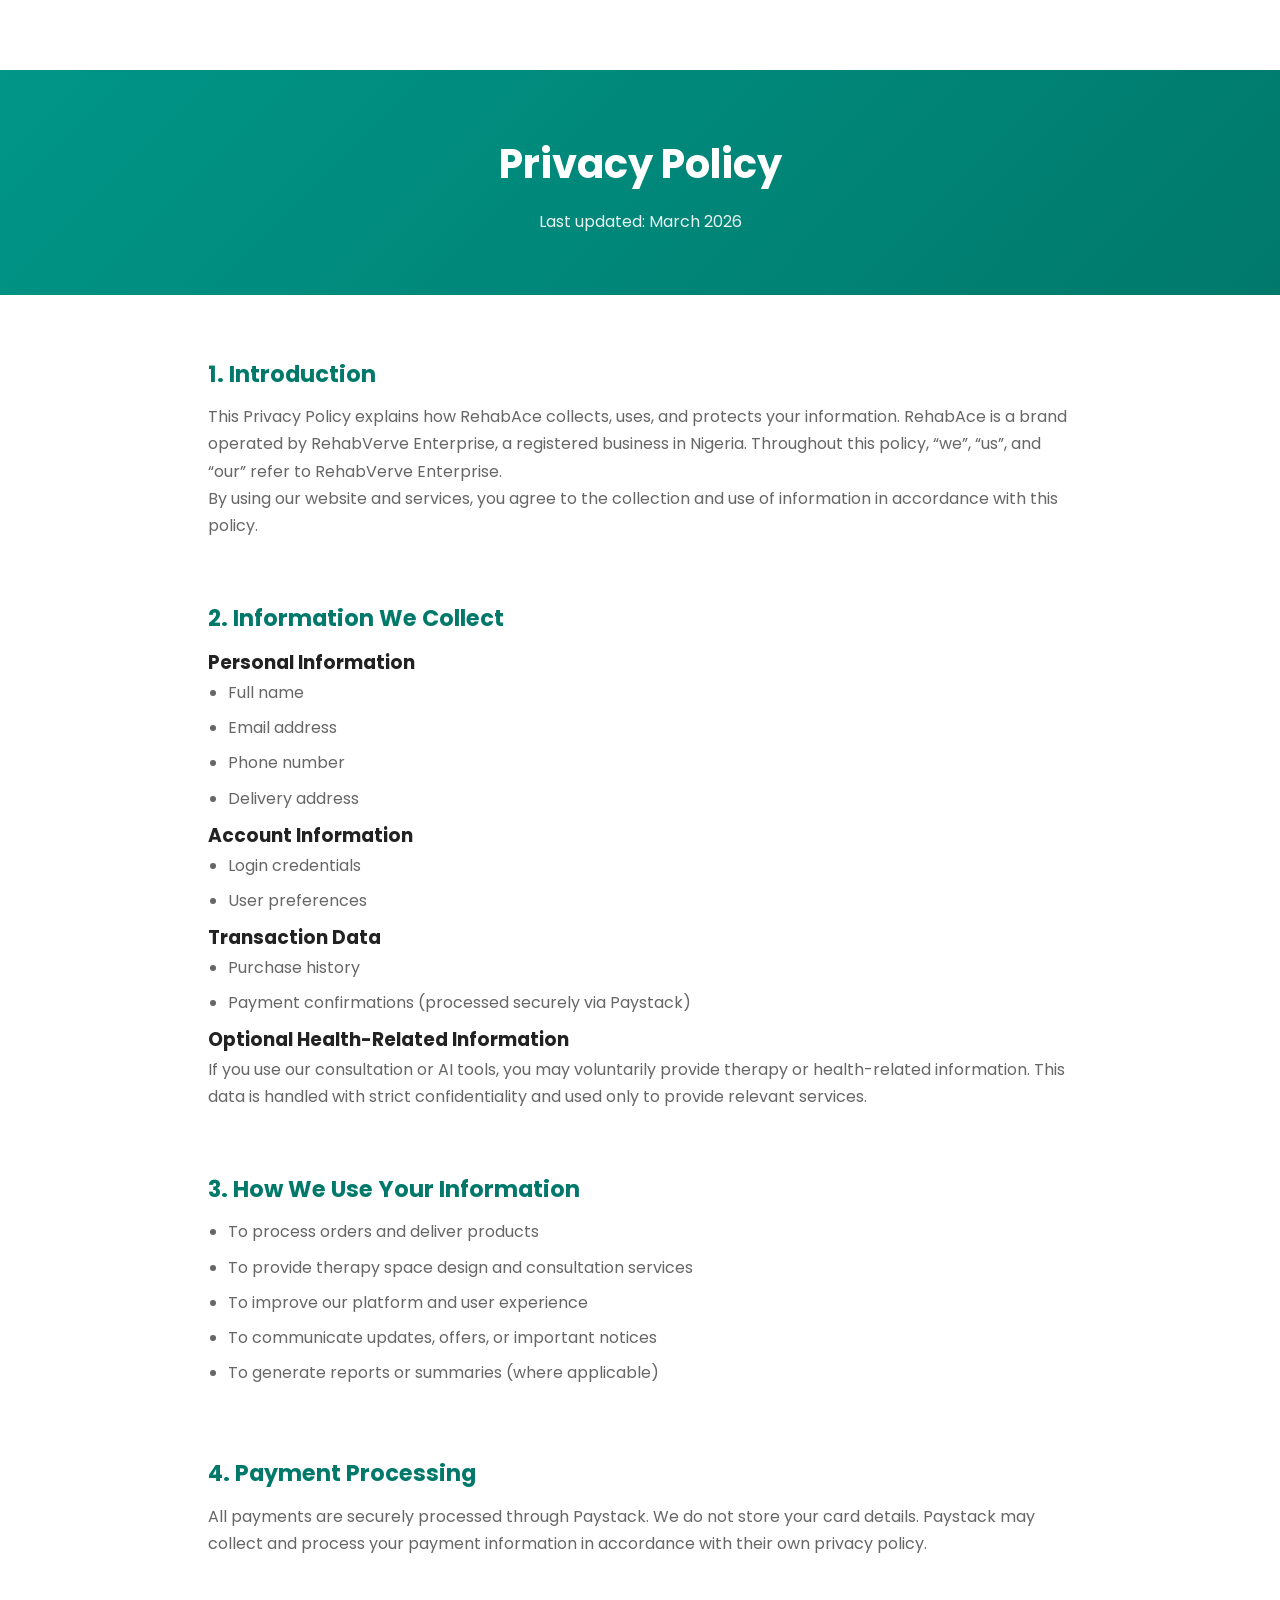
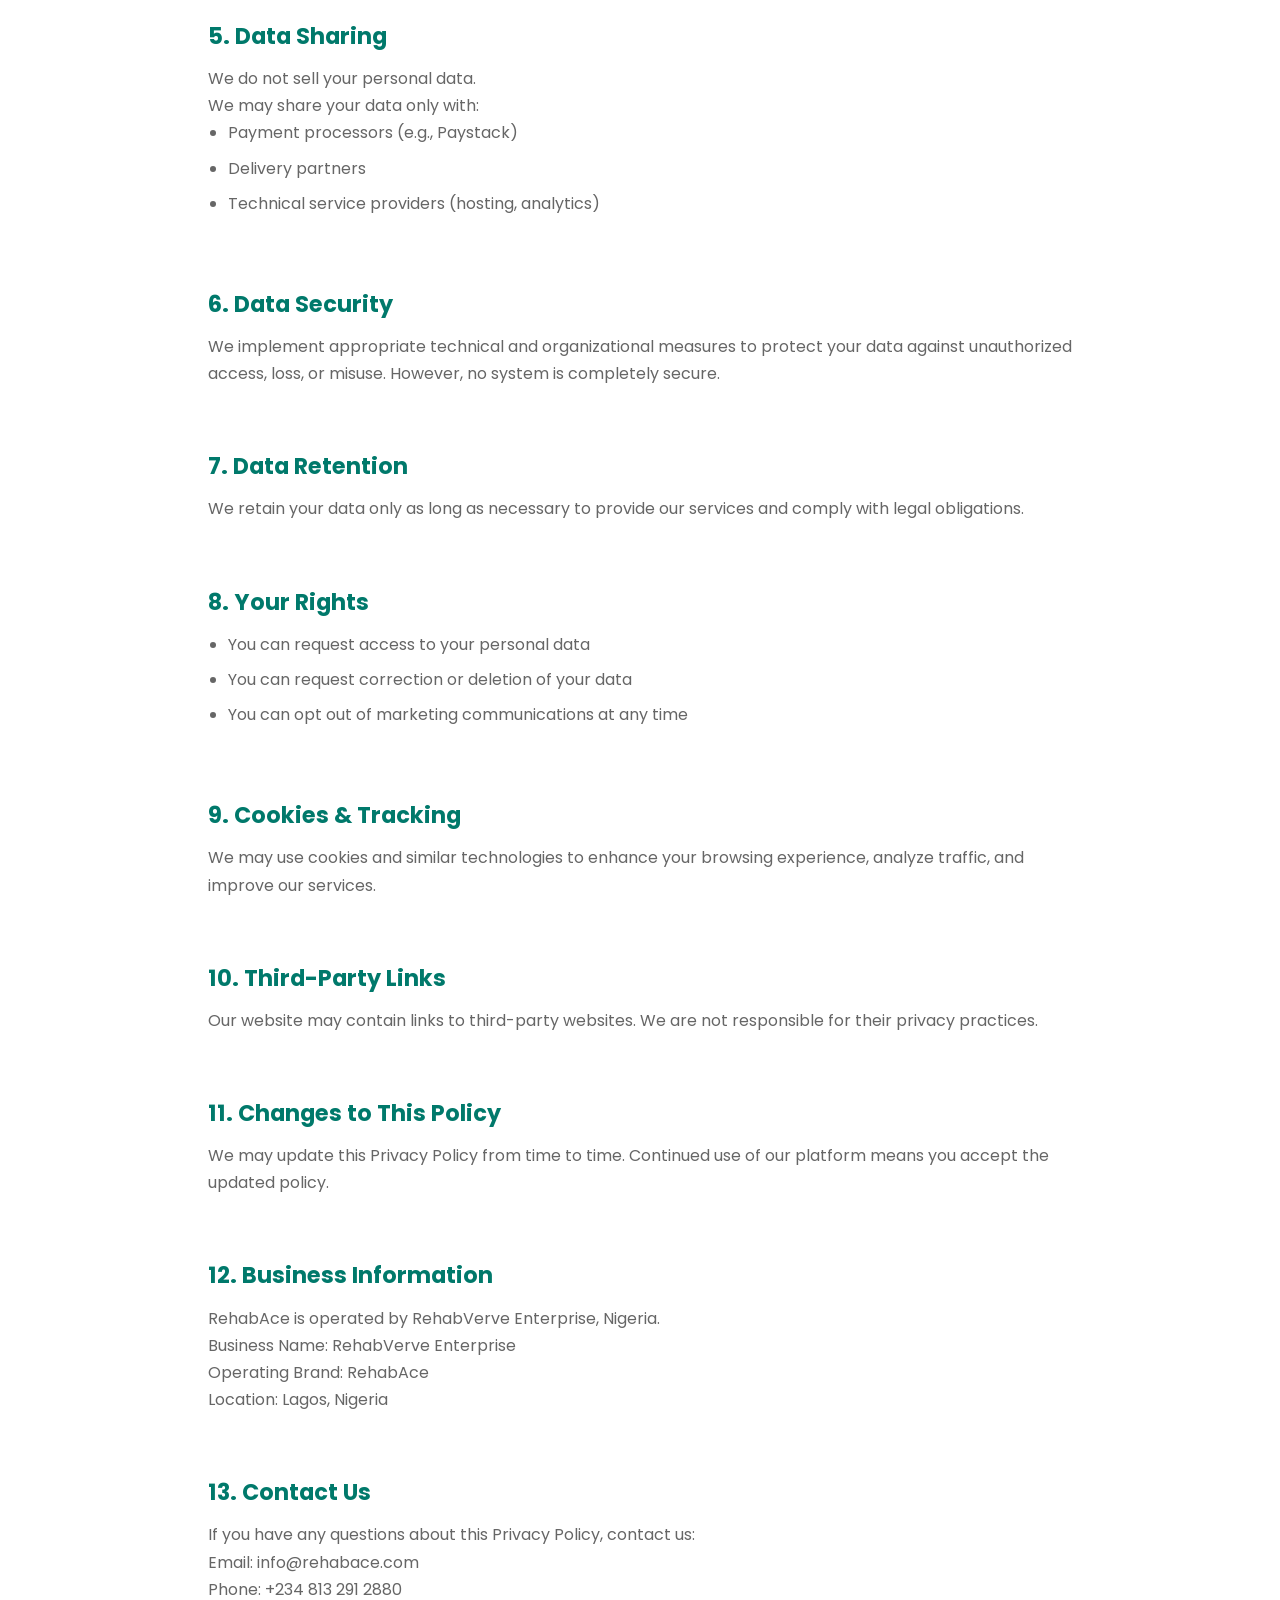
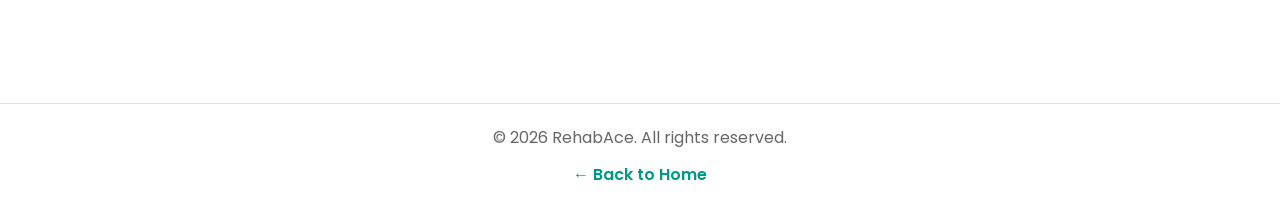
<file: privacy.html>
<!DOCTYPE html>
<html lang="en">
<head>
  <meta charset="UTF-8">
  <meta name="viewport" content="width=device-width, initial-scale=1.0">
  <title>Privacy Policy · RehabAce</title>

  <link rel="stylesheet" href="assets/css/home.css">
<link rel="stylesheet" href="assets/css/terms.css">
  <link href="https://fonts.googleapis.com/css2?family=Poppins:wght@300;400;600;700&display=swap" rel="stylesheet">
</head>
<body>

  <header class="terms-header">
    <div class="container">
      <h1>Privacy Policy</h1>
      <p>Last updated: March 2026</p>
    </div>
  </header>

  <main class="terms-container container">

    <section>
      <h2>1. Introduction</h2>
      <p>
        This Privacy Policy explains how RehabAce collects, uses, and protects your information.
        RehabAce is a brand operated by RehabVerve Enterprise, a registered business in Nigeria.
        Throughout this policy, “we”, “us”, and “our” refer to RehabVerve Enterprise.
      </p>
      <p>
        By using our website and services, you agree to the collection and use of information
        in accordance with this policy.
      </p>
    </section>

    <section>
      <h2>2. Information We Collect</h2>

      <h3>Personal Information</h3>
      <ul>
        <li>Full name</li>
        <li>Email address</li>
        <li>Phone number</li>
        <li>Delivery address</li>
      </ul>

      <h3>Account Information</h3>
      <ul>
        <li>Login credentials</li>
        <li>User preferences</li>
      </ul>

      <h3>Transaction Data</h3>
      <ul>
        <li>Purchase history</li>
        <li>Payment confirmations (processed securely via Paystack)</li>
      </ul>

      <h3>Optional Health-Related Information</h3>
      <p>
        If you use our consultation or AI tools, you may voluntarily provide therapy or health-related
        information. This data is handled with strict confidentiality and used only to provide
        relevant services.
      </p>
    </section>

    <section>
      <h2>3. How We Use Your Information</h2>
      <ul>
        <li>To process orders and deliver products</li>
        <li>To provide therapy space design and consultation services</li>
        <li>To improve our platform and user experience</li>
        <li>To communicate updates, offers, or important notices</li>
        <li>To generate reports or summaries (where applicable)</li>
      </ul>
    </section>

    <section>
      <h2>4. Payment Processing</h2>
      <p>
        All payments are securely processed through Paystack. We do not store your card details.
        Paystack may collect and process your payment information in accordance with their own privacy policy.
      </p>
    </section>

    <section>
      <h2>5. Data Sharing</h2>
      <p>We do not sell your personal data.</p>
      <p>We may share your data only with:</p>
      <ul>
        <li>Payment processors (e.g., Paystack)</li>
        <li>Delivery partners</li>
        <li>Technical service providers (hosting, analytics)</li>
      </ul>
    </section>

    <section>
      <h2>6. Data Security</h2>
      <p>
        We implement appropriate technical and organizational measures to protect your data
        against unauthorized access, loss, or misuse. However, no system is completely secure.
      </p>
    </section>

    <section>
      <h2>7. Data Retention</h2>
      <p>
        We retain your data only as long as necessary to provide our services and comply with
        legal obligations.
      </p>
    </section>

    <section>
      <h2>8. Your Rights</h2>
      <ul>
        <li>You can request access to your personal data</li>
        <li>You can request correction or deletion of your data</li>
        <li>You can opt out of marketing communications at any time</li>
      </ul>
    </section>

    <section>
      <h2>9. Cookies & Tracking</h2>
      <p>
        We may use cookies and similar technologies to enhance your browsing experience,
        analyze traffic, and improve our services.
      </p>
    </section>

    <section>
      <h2>10. Third-Party Links</h2>
      <p>
        Our website may contain links to third-party websites. We are not responsible
        for their privacy practices.
      </p>
    </section>

    <section>
      <h2>11. Changes to This Policy</h2>
      <p>
        We may update this Privacy Policy from time to time. Continued use of our platform
        means you accept the updated policy.
      </p>
    </section>

    <section>
      <h2>12. Business Information</h2>
      <p>
        RehabAce is operated by RehabVerve Enterprise, Nigeria.
      </p>
      <p>
        Business Name: RehabVerve Enterprise <br>
        Operating Brand: RehabAce <br>
        Location: Lagos, Nigeria
      </p>
    </section>

    <section>
      <h2>13. Contact Us</h2>
      <p>
        If you have any questions about this Privacy Policy, contact us:
      </p>
      <p>
        Email: info@rehabace.com <br>
        Phone: +234 813 291 2880
      </p>
    </section>

  </main>

  <footer class="terms-footer">
    <div class="container">
      <p>&copy; 2026 RehabAce. All rights reserved.</p>
      <a href="index.html">← Back to Home</a>
    </div>
  </footer>

</body>
</html>
</file>
<file: assets/css/home.css>
/* ==========================================================================
   REHABACE · master stylesheet (refactored & optimized)
   Mobile-first · modular · performant
   ========================================================================== */

/* --------------------------------------------------------------------------
   1. CSS VARIABLES (light & dark theme)
   -------------------------------------------------------------------------- */
:root {
  /* colors */
  --primary-color: #009688;
  --primary-dark: #00796b;
  --secondary-color: #f4f6f8;
  --bg-color: #ffffff;
  --text-main: #333333;
  --text-body: #2c3e50;
  --text-muted: #666666;
  --border-color: #e0e0e0;
  --card-bg: #ffffff;
  --shadow-sm: 0 12px 28px rgba(0,0,0,0.05), 0 2px 8px rgba(0,0,0,0.02);
  --shadow-md: 0 20px 40px rgba(0,150,136,0.15);
  --shadow-lg: 0 25px 50px -12px rgba(0,0,0,0.25);
  --radius-card: 20px;
  --radius-btn: 40px;
  --transition: all 0.25s ease;
  --transition-bounce: cubic-bezier(0.68, -0.55, 0.27, 1.55);
}

[data-theme="dark"] {
  --primary-color: #26a69a;
  --primary-dark: #00897b;
  --secondary-color: #1e1e1e;
  --bg-color: #121212;
  --text-main: #e0e0e0;
  --text-body: #d1d1d1;
  --text-muted: #a0a0a0;
  --border-color: #333333;
  --card-bg: #1e1e1e;
  --shadow-sm: 0 12px 28px rgba(0,0,0,0.5);
  --shadow-md: 0 20px 40px rgba(0,150,136,0.25);
}

/* --------------------------------------------------------------------------
   2. RESET & BASE STYLES (mobile-first)
   -------------------------------------------------------------------------- */
* {
  margin: 0;
  padding: 0;
  box-sizing: border-box;
}

/* global overflow protection (applied to body & containers, not all elements) */
body {
  font-family: 'Poppins', sans-serif;
  background: var(--bg-color);
  color: var(--text-body);
  line-height: 1.6;
  overflow-x: hidden;
  width: 100%;
  padding-top: 70px; /* fixed header height */
  scroll-behavior: smooth;
  transition: background 0.3s, color 0.3s;
  word-wrap: break-word;
  overflow-wrap: break-word;
  -webkit-hyphens: auto;
  -ms-hyphens: auto;
  hyphens: auto;
}

/* images & media – responsive by default */
img, video, iframe, embed, object {
  max-width: 100%;
  height: auto;
  display: block;
}

a {
    text-decoration: none;
}

/* container – max width & padding */
.container {
  max-width: 1280px;
  margin: 0 auto;
  padding: 0 20px;
  width: 100%;
  overflow-x: hidden;
}

/* sections base */
section {
  position: relative;
  overflow: hidden;
}

/* decorative section underline (subtle) */
section::after {
  content: '';
  position: absolute;
  bottom: 0;
  left: 0;
  width: 100%;
  height: 2px;
  background: linear-gradient(90deg, transparent, var(--primary-color), transparent);
  transform: scaleX(0);
  transition: transform 0.6s var(--transition-bounce);
  pointer-events: none;
}

section:hover::after {
  transform: scaleX(1);
}

/* --------------------------------------------------------------------------
   3. SCROLL ANIMATIONS (base classes)
   -------------------------------------------------------------------------- */
.animate-on-scroll {
  opacity: 0;
  transform: translateY(30px);
  transition: opacity 0.6s cubic-bezier(0.4, 0, 0.2, 1),
              transform 0.6s cubic-bezier(0.4, 0, 0.2, 1);
}

.animate-on-scroll.animate-in {
  opacity: 1;
  transform: translateY(0);
}

.reveal-on-scroll {
  opacity: 0;
  transform: translateY(40px);
  transition: opacity 0.8s cubic-bezier(0.4, 0, 0.2, 1),
              transform 0.8s cubic-bezier(0.4, 0, 0.2, 1);
}

.reveal-on-scroll.revealed {
  opacity: 1;
  transform: translateY(0);
}

/* staggered cards (applied individually) */
.design-card.animate-on-scroll,
.product-card.animate-on-scroll,
.testimonial-card-scroll.animate-on-scroll,
.faq-item.animate-on-scroll {
  opacity: 0;
  transform: translateY(30px) scale(0.95);
  transition: opacity 0.5s cubic-bezier(0.4, 0, 0.2, 1),
              transform 0.5s cubic-bezier(0.4, 0, 0.2, 1);
}

.design-card.animate-on-scroll.animate-in,
.product-card.animate-on-scroll.animate-in,
.testimonial-card-scroll.animate-on-scroll.animate-in,
.faq-item.animate-on-scroll.animate-in {
  opacity: 1;
  transform: translateY(0) scale(1);
}

.section-title.animate-on-scroll {
  opacity: 0;
  transform: translateX(-30px);
}

.section-title.animate-on-scroll.animate-in {
  opacity: 1;
  transform: translateX(0);
}

.about-image.reveal-on-scroll {
  transform: translateX(-40px);
}

.about-image.reveal-on-scroll.revealed {
  transform: translateX(0);
}

.about-text.reveal-on-scroll {
  transform: translateX(40px);
}

.about-text.reveal-on-scroll.revealed {
  transform: translateX(0);
}

/* --------------------------------------------------------------------------
   4. TYPOGRAPHY & COMMON ELEMENTS
   -------------------------------------------------------------------------- */
.section-title {
  font-size: 2rem;
  font-weight: 600;
  color: var(--text-main);
  margin-bottom: 2rem;
  position: relative;
}

.section-title::after {
  content: '';
  display: block;
  width: 60px;
  height: 4px;
  background: var(--primary-color);
  margin-top: 8px;
  border-radius: 4px;
}

/* buttons base & variants */
.btn {
  display: inline-block;
  padding: 14px 24px;
  border-radius: var(--radius-btn);
  font-weight: 600;
  text-decoration: none;
  transition: var(--transition);
  border: 2px solid transparent;
  font-size: 1rem;
  text-align: center;
  cursor: pointer;
}

.btn-primary {
  background: var(--primary-color);
  color: white;
  box-shadow: 0 8px 16px rgba(0,150,136,0.25);
  position: relative;
  overflow: hidden;
  background: linear-gradient(135deg, var(--primary-color), var(--primary-dark));
}

.btn-primary:hover {
  transform: translateY(-3px);
  box-shadow: 0 15px 25px rgba(0,150,136,0.35);
}

.btn-primary::after {
  content: '';
  position: absolute;
  top: 50%;
  left: 50%;
  width: 0;
  height: 0;
  border-radius: 50%;
  background: rgba(255,255,255,0.3);
  transform: translate(-50%, -50%);
  transition: width 0.6s, height 0.6s;
  pointer-events: none;
}

.btn-primary:hover::after {
  width: 300px;
  height: 300px;
}

.btn-outline {
  background: transparent;
  border-color: var(--primary-color);
  color: var(--primary-color);
}

.btn-outline:hover {
  background: var(--primary-color);
  color: white;
  transform: translateY(-2px);
}

/* floating action button */
.floating-bounce-btn {
  position: fixed;
  bottom: 20px;
  right: 20px;
  background: var(--primary-color);
  color: white;
  padding: 12px 20px;
  border-radius: 60px;
  font-weight: 600;
  font-size: 0.9rem;
  text-decoration: none;
  box-shadow: 0 20px 30px rgba(0,150,136,0.3);
  display: flex;
  align-items: center;
  gap: 8px;
  z-index: 99;
  border: 1px solid rgba(255,255,255,0.3);
  backdrop-filter: blur(4px);
  white-space: nowrap;
  animation: whatsappBounce 2.5s infinite;
}

.floating-bounce-btn i {
  font-size: 1.2rem;
}

@keyframes whatsappBounce {
  0%,100% { transform: translateY(0); }
  50% { transform: translateY(-6px); }
}

/* view more profile button */
#view-more-profile {
  background-color: var(--primary-color);
  color: white;
  border: none;
  padding: 10px 20px;
  border-radius: 15px;
  cursor: pointer;
  font-size: 1em;
  font-weight: bold;
  width: 80%;
  display: block;
  margin: 20px auto 0;
  text-align: center;
  transition: background-color 0.3s ease;
  filter: drop-shadow(0 0 7px #90A4AE);
}

#view-more-profile:hover {
  background-color: #1e7e34;
}

/* hover glow effect (shared) */
.hover-glow {
  position: relative;
  overflow: hidden;
  transition: all 0.3s ease;
}

.hover-glow:hover {
  transform: translateY(-3px);
  box-shadow: 0 10px 30px rgba(0,150,136,0.3);
}

/* skeleton loader */
.skeleton-loader {
  display: flex;
  gap: 20px;
  overflow-x: auto;
  padding: 10px 0;
}

.skeleton-card {
  min-width: 280px;
  height: 200px;
  background: linear-gradient(90deg, #f0f0f0 25%, #e0e0e0 50%, #f0f0f0 75%);
  background-size: 200% 100%;
  animation: loading 1.5s infinite;
  border-radius: 12px;
}

[data-theme="dark"] .skeleton-card {
  background: linear-gradient(90deg, #2a2a2a 25%, #3a3a3a 50%, #2a2a2a 75%);
}

@keyframes loading {
  0% { background-position: 200% 0; }
  100% { background-position: -200% 0; }
}

/* --------------------------------------------------------------------------
   5. HEADER & NAVIGATION (mobile-first with glassmorphism)
   -------------------------------------------------------------------------- */
.site-header {
  position: fixed !important;
  top: 0;
  left: 0;
  width: 100%;
  z-index: 2000;
  backdrop-filter: blur(10px); /* increased blur */
  background: rgba(255,255,255,0.75); /* more transparent */
  border-bottom: 1px solid rgba(255,255,255,0.2);
  transition: all 0.3s ease;
}

[data-theme="dark"] .site-header {
  background: rgba(18,18,18,0.75);
  border-bottom-color: rgba(255,255,255,0.05);
}

.header-container {
  display: flex;
  align-items: center;
  justify-content: space-between;
  height: 70px;
  padding: 0 20px;
  max-width: 1280px;
  margin: 0 auto;
}

.logo {
  font-size: 1.6rem;
  font-weight: 700;
  letter-spacing: -0.5px;
  color: var(--text-main);
}

.logo .ace {
  color: var(--primary-color);
}

.header-actions {
  display: flex;
  align-items: center;
  gap: 15px;
  z-index: 102;
}

/* theme toggle (single icon) */
.theme-toggle {
  display: flex;
  align-items: center;
  justify-content: center;
  width: 40px;
  height: 40px;
  border-radius: 50%;
  background: var(--secondary-color);
  cursor: pointer;
  transition: all 0.3s ease;
  border: 1px solid var(--border-color);
}

.theme-toggle i {
  font-size: 1.2rem;
  color: var(--text-main);
  transition: transform 0.3s ease;
}

.theme-toggle:hover {
  background: var(--primary-color);
  transform: translateY(-2px);
}

.theme-toggle:hover i {
  color: white;
}

/* mobile toggle */
.mobile-menu-toggle {
  display: block;
  background: transparent;
  border: none;
  font-size: 1.8rem;
  color: var(--text-main);
  cursor: pointer;
  z-index: 101;
}

/* overlay */
.nav-overlay {
  position: fixed;
  top: 0;
  left: 0;
  width: 100%;
  height: 100%;
  background: rgba(0,0,0,0.45);
  backdrop-filter: blur(4px);
  z-index: 98;
  opacity: 0;
  visibility: hidden;
  pointer-events: none;
  transition: opacity 0.3s ease;
}

.nav-overlay.active {
  opacity: 1;
  visibility: visible;
  pointer-events: auto;
}

/* main navigation (mobile slide-out) */
.main-nav {
  position: fixed;
  top: 0;
  right: -100%;
  width: min(80%, 350px);
  height: 100vh;
  background: rgba(255,255,255,0.95);
  backdrop-filter: blur(10px);
  padding: 100px 2rem 2rem;
  box-shadow: -5px 0 30px rgba(0,0,0,0.15);
  border-left: 1px solid rgba(255,255,255,0.3);
  transition: right 0.5s var(--transition-bounce);
  overflow-y: auto;
  z-index: 99;
}

[data-theme="dark"] .main-nav {
  background: rgba(30,30,30,0.98);
  border-left-color: rgba(255,255,255,0.05);
}

.main-nav.active {
  right: 0;
}

.main-nav ul {
  display: flex;
  flex-direction: column;
  gap: 1.4rem;
  list-style: none;
  width: 100%;
  text-align: center;
}

.main-nav ul li {
  width: 100%;
  opacity: 0;
  transform: translateX(40px);
  transition: opacity 0.4s ease, transform 0.5s var(--transition-bounce);
  transition-delay: calc(0.05s * var(--i, 1));
}

.main-nav.active ul li {
  opacity: 1;
  transform: translateX(0);
}

.main-nav ul li a {
  display: block;
  padding: 1rem 1.4rem;
  font-weight: 600;
  font-size: 1.1rem;
  text-decoration: none;
  color: var(--text-body);
  background: var(--secondary-color);
  border-radius: 16px;
  border: 1px solid var(--border-color);
  box-shadow: var(--shadow-sm);
  transition: all 0.25s;
}

.main-nav ul li a:hover {
  color: var(--primary-color);
  border-color: var(--primary-color);
  transform: translateY(-2px);
  box-shadow: 0 8px 20px rgba(0,150,136,.15);
}

/* prevent page scroll when menu open */
body.nav-open {
  overflow: hidden;
}


/* Active navigation styles */
.main-nav ul li a.active {
  color: var(--primary-color);
  border-color: var(--primary-color);
  background: rgba(0, 150, 136, 0.1);
  transform: translateY(-2px);
  box-shadow: 0 8px 20px rgba(0,150,136,.15);
  position: relative;
  overflow: hidden;
}

.main-nav ul li a.active::before {
  content: '';
  position: absolute;
  left: 0;
  top: 0;
  height: 100%;
  width: 4px;
  background: var(--primary-color);
  border-radius: 0 4px 4px 0;
  animation: slideInLeft 0.3s ease;
}

@keyframes slideInLeft {
  from {
    transform: translateX(-100%);
    opacity: 0;
  }
  to {
    transform: translateX(0);
    opacity: 1;
  }
}

/* Desktop active styles */
@media (min-width: 768px) {
  .main-nav ul li a.active {
    background: transparent;
    box-shadow: none;
    transform: none;
    position: relative;
    color: var(--primary-color);
    font-weight: 600;
  }
  
  .main-nav ul li a.active::before {
    content: '';
    position: absolute;
    left: 50%;
    transform: translateX(-50%);
    bottom: -4px;
    top: auto;
    width: 30px;
    height: 3px;
    background: var(--primary-color);
    border-radius: 3px;
    animation: expandWidth 0.3s ease;
  }
  
  @keyframes expandWidth {
    from {
      width: 0;
      opacity: 0;
    }
    to {
      width: 30px;
      opacity: 1;
    }
  }
}

/* Active state for mobile menu */
@media (max-width: 767px) {
  .main-nav ul li a.active {
    background: rgba(0, 150, 136, 0.15);
    border-left: 4px solid var(--primary-color);
  }
  
  .main-nav ul li a.active::before {
    display: none;
  }
}
/* --------------------------------------------------------------------------
   6. HERO SECTION (with glassmorphism glow)
   -------------------------------------------------------------------------- */
.hero-section {
  position: relative;
  padding: 60px 0 80px;
  overflow: hidden;
  background: var(--secondary-color);
}

/* radial glow overlay */
.hero-section::before {
  content: '';
  position: absolute;
  top: -30%;
  left: -20%;
  width: 140%;
  height: 140%;
  background: radial-gradient(circle at 30% 50%, rgba(0,150,136,0.15), transparent 60%);
  pointer-events: none;
}

.hero-blobs {
  position: absolute;
  inset: 0;
  pointer-events: none;
}

.blob {
  position: absolute;
  width: 200px;
  height: 200px;
  background: var(--primary-color);
  opacity: 0.06;
  border-radius: 70% 30% 60% 40% / 50% 40% 60% 50%;
  animation: floatBlob 18s infinite alternate ease-in-out;
  will-change: transform;
}

.blob:nth-child(1) {
  top: -30px;
  left: -30px;
  width: 280px;
  height: 280px;
}
.blob:nth-child(2) {
  bottom: -50px;
  right: -30px;
  width: 250px;
  height: 250px;
  animation-duration: 24s;
}
.blob:nth-child(3) {
  top: 40%;
  left: 60%;
  width: 200px;
  height: 200px;
  animation-duration: 30s;
}

@keyframes floatBlob {
  0% { transform: translate(0,0) rotate(0deg); }
  100% { transform: translate(30px, -20px) rotate(120deg); }
}

.hero-content {
  position: relative;
  z-index: 2;
}

.hero-title {
  font-family: 'Merriweather', serif;
  font-size: 2.2rem;
  font-weight: 700;
  color: var(--text-main);
  line-height: 1.2;
  margin-bottom: 1rem;
}

.typewriter-container {
  font-size: 1.3rem;
  font-weight: 300;
  margin: 1rem 0 2rem;
}

.static-text {
  color: var(--text-muted);
  margin-right: 6px;
}

.typewriter {
  color: var(--primary-color);
  font-weight: 600;
  border-right: 3px solid var(--primary-color);
  padding-right: 4px;
  animation: blinkCursor 1s step-end infinite,
             glowText 2s ease-in-out infinite;
}

@keyframes blinkCursor {
  from, to { border-color: transparent; }
  50% { border-color: var(--primary-color); }
}

@keyframes glowText {
  0%,100% { text-shadow: 0 0 5px rgba(0,150,136,0.5); }
  50% { text-shadow: 0 0 20px rgba(0,150,136,0.8); }
}

.hero-buttons {
  display: flex;
  flex-direction: column;
  gap: 1rem;
  align-items: stretch;
}

/* --------------------------------------------------------------------------
   7. DESIGNS SECTION (horizontal scroll)
   -------------------------------------------------------------------------- */
.designs-section {
  padding: 60px 0;
  background: var(--bg-color);
}

.scroll-x {
  display: flex;
  gap: 16px;
  overflow-x: auto;
  scroll-behavior: smooth;
  scrollbar-width: none;
  padding: 8px 4px 20px;
  -webkit-overflow-scrolling: touch;
  scroll-snap-type: x mandatory;
}

.scroll-x::-webkit-scrollbar {
  display: none;
}

.design-card-link {
  text-decoration: none;
  display: block;
  flex: 0 0 75vw;
  max-width: 300px;
  scroll-snap-align: start;
  height: auto;
}

.design-card {
  width: 100%;
  height: 250px;
  border-radius: var(--radius-card);
  overflow: hidden;
  box-shadow: var(--shadow-sm);
  transition: all 0.4s cubic-bezier(0.4, 0, 0.2, 1);
  cursor: pointer;
}

.design-card img {
  width: 100%;
  height: 100%;
  object-fit: cover;
  transition: transform 0.6s cubic-bezier(0.4, 0, 0.2, 1);
  background: #eaeaea;
}

/* hover effects */
.design-card:hover {
  transform: translateY(-8px) scale(1.02);
  box-shadow: var(--shadow-md);
}

.design-card:hover img {
  transform: scale(1.05);
}

/* blur-up image effect (applied via JS class) */
img.lazy-blur {
  filter: blur(10px);
  transition: filter 0.4s ease;
}

img.lazy-blur.loaded {
  filter: blur(0);
}

/* --------------------------------------------------------------------------
   8. MARKETPLACE SECTION (product grid)
   -------------------------------------------------------------------------- */
.marketplace-section {
  padding: 60px 0;
  background: var(--secondary-color);
}

.product-grid {
  display: grid;
  grid-template-columns: repeat(2, 1fr);
  gap: 16px;
}

.product-card {
  background: var(--card-bg);
  border-radius: var(--radius-card);
  overflow: hidden;
  box-shadow: var(--shadow-sm);
  transition: all 0.4s cubic-bezier(0.4, 0, 0.2, 1);
  text-decoration: none;
  color: inherit;
  border: 1px solid var(--border-color);
  display: block;
  position: relative;
}

.product-card::before {
  content: '';
  position: absolute;
  top: 0;
  left: -100%;
  width: 100%;
  height: 100%;
  background: linear-gradient(90deg, transparent, rgba(255,255,255,0.1), transparent);
  transition: left 0.6s cubic-bezier(0.4, 0, 0.2, 1);
  pointer-events: none;
}

.product-card:hover {
  transform: translateY(-8px) scale(1.02);
  box-shadow: var(--shadow-md);
}

.product-card:hover::before {
  left: 100%;
}

.product-card img {
  width: 100%;
  aspect-ratio: 1 / 1;
  object-fit: cover;
  background: #f0f0f0;
  transition: transform 0.6s cubic-bezier(0.4, 0, 0.2, 1);
}

.product-card:hover img {
  transform: scale(1.05);
}

.product-info {
  padding: 14px 12px 16px;
}

.product-title {
  font-weight: 700;
  font-size: 1rem;
  color: var(--text-main);
  margin-bottom: 4px;
  white-space: nowrap;
  overflow: hidden;
  text-overflow: ellipsis;
}

.product-price {
  font-weight: 600;
  color: var(--primary-color);
  font-size: 1rem;
}

/* card badges (in/out stock) */
.card-badge {
  position: absolute;
  top: 12px;
  right: 12px;
  padding: 6px 14px;
  border-radius: 50px;
  font-size: 0.75rem;
  font-weight: 600;
  text-transform: uppercase;
  letter-spacing: 0.5px;
  z-index: 2;
  box-shadow: 0 4px 10px rgba(0,0,0,0.1);
}

.card-badge.in-stock {
  background: linear-gradient(135deg, #2ecc71, #27ae60);
  color: white;
}

.card-badge.out-of-stock {
  background: linear-gradient(135deg, #e74c3c, #c0392b);
  color: white;
}

/* add to cart button (marketplace) */
.add-to-cart-btn {
  background: transparent;
  border: 2px solid var(--primary-color);
  color: var(--primary-color);
  padding: 10px 18px;
  border-radius: 30px;
  font-size: 0.9rem;
  font-weight: 600;
  cursor: pointer;
  transition: all 0.3s ease;
  display: flex;
  align-items: center;
  gap: 8px;
  width: 100%;
  justify-content: center;
}

.add-to-cart-btn:hover:not(:disabled) {
  background: var(--primary-color);
  color: white;
  transform: translateY(-2px);
  box-shadow: 0 5px 15px rgba(0,150,136,0.3);
}

.add-to-cart-btn:active:not(:disabled) {
  transform: translateY(0);
}

.add-to-cart-btn:disabled {
  background: #e0e0e0;
  border-color: #b0b0b0;
  color: #7a7a7a;
  cursor: not-allowed;
  opacity: 0.7;
}

[data-theme="dark"] .add-to-cart-btn:disabled {
  background: #444;
  border-color: #666;
  color: #999;
}

/* cart pulse animation (renamed) */
@keyframes cartPulse {
  0% { transform: scale(1); }
  50% { transform: scale(1.05); }
  100% { transform: scale(1); }
}

.add-to-cart-btn.added {
  animation: cartPulse 0.3s ease;
}

/* --------------------------------------------------------------------------
   9. TESTIMONIALS SECTION (horizontal scroll)
   -------------------------------------------------------------------------- */
.testimonials-section {
  padding: 60px 0;
  background: var(--secondary-color);
  overflow-x: hidden;
}

.testimonial-scroll {
  display: flex;
  gap: 20px;
  overflow-x: auto;
  scroll-behavior: smooth;
  scrollbar-width: thin;
  -webkit-overflow-scrolling: touch;
  scroll-snap-type: x mandatory;
  padding: 8px 4px 20px;
  cursor: grab;
  user-select: none;
}

.testimonial-scroll:active {
  cursor: grabbing;
}

.testimonial-scroll::-webkit-scrollbar {
  height: 6px;
}
.testimonial-scroll::-webkit-scrollbar-track {
  background: var(--border-color);
  border-radius: 10px;
}
.testimonial-scroll::-webkit-scrollbar-thumb {
  background: var(--primary-color);
  border-radius: 10px;
}
.testimonial-scroll::-webkit-scrollbar-thumb:hover {
  background: var(--primary-dark);
}

.testimonial-card-scroll {
  flex: 0 0 300px;
  min-width: 280px;
  max-width: 350px;
  background: var(--card-bg);
  border-radius: var(--radius-card);
  padding: 24px;
  box-shadow: var(--shadow-sm);
  border: 1px solid var(--border-color);
  scroll-snap-align: start;
  transition: all 0.4s cubic-bezier(0.4, 0, 0.2, 1);
  display: flex;
  flex-direction: column;
}

.testimonial-card-scroll:hover {
  transform: translateY(-5px) scale(1.01);
  box-shadow: var(--shadow-md);
}

.stars {
  color: #f1c40f;
  margin: 0 0 10px 0;
  font-size: 0.95rem;
  flex-shrink: 0;
}

.stars i {
  margin-right: 3px;
  transition: transform 0.3s ease;
}

.testimonial-card-scroll:hover .stars i {
  transform: scale(1.1);
}

.testimonial-message {
  font-style: italic;
  margin: 12px 0;
  color: var(--text-body);
  font-size: 0.95rem;
  line-height: 1.6;
  flex-grow: 1;
  display: -webkit-box;
  -webkit-line-clamp: 5;
  -webkit-box-orient: vertical;
  overflow: hidden;
}

.testimonial-name {
  font-weight: 700;
  color: var(--text-main);
  border-top: 1px dashed var(--border-color);
  padding-top: 12px;
  margin-top: 12px;
  flex-shrink: 0;
}

.testimonial-name span {
  display: block;
  font-size: 0.8rem;
  font-weight: normal;
  color: var(--text-muted);
  margin-top: 4px;
}

/* scroll indicators */
.scroll-indicators {
  display: flex;
  justify-content: center;
  gap: 8px;
  margin-top: 20px;
}

.scroll-dot {
  width: 8px;
  height: 8px;
  border-radius: 50%;
  background: var(--border-color);
  cursor: pointer;
  transition: all 0.3s cubic-bezier(0.4, 0, 0.2, 1);
}

.scroll-dot.active {
  background: var(--primary-color);
  width: 24px;
  border-radius: 4px;
  box-shadow: 0 0 10px var(--primary-color);
}

/* gradient fade on edges */
.testimonials-section .container {
  position: relative;
}

.testimonials-section .container::after,
.testimonials-section .container::before {
  content: '';
  position: absolute;
  top: 0;
  height: 100%;
  width: 40px;
  pointer-events: none;
  opacity: 0.7;
  z-index: 2;
}

.testimonials-section .container::after {
  right: 0;
  background: linear-gradient(to right, transparent, var(--secondary-color));
}

.testimonials-section .container::before {
  left: 0;
  background: linear-gradient(to left, transparent, var(--secondary-color));
}

/* --------------------------------------------------------------------------
   10. ABOUT SECTION
    -------------------------------------------------------------------------- */
.about-section {
  padding: 60px 0;
}

.about-grid {
  display: grid;
  grid-template-columns: 1fr;
  gap: 40px;
  align-items: center;
}

.about-image img {
  width: 100%;
  border-radius: 30px;
  box-shadow: var(--shadow-sm);
  transition: 0.3s;
}

.about-text h2 {
  font-size: 2rem;
  color: var(--text-main);
  margin-bottom: 1.5rem;
}

.about-text p {
  margin-bottom: 1.5rem;
  font-size: 1rem;
}

.about-text ul {
  list-style: none;
  margin-bottom: 2rem;
}

.about-text li {
  margin: 0.7rem 0;
  font-size: 1rem;
}

.about-text li i {
  color: var(--primary-color);
  margin-right: 12px;
}

/* --------------------------------------------------------------------------
   11. FAQ ACCORDION
    -------------------------------------------------------------------------- */
.faq-section {
  padding: 60px 0;
  background: var(--bg-color);
}

.faq-item {
  border-bottom: 1px solid var(--border-color);
  padding: 16px 0;
  transition: all 0.3s cubic-bezier(0.4, 0, 0.2, 1);
}

.faq-item:hover {
  background: rgba(0,150,136,0.02);
  padding-left: 10px;
  border-radius: 8px;
}

.faq-question {
  display: flex;
  justify-content: space-between;
  align-items: center;
  font-weight: 600;
  font-size: 1.1rem;
  cursor: pointer;
  color: var(--text-main);
}

.faq-question i {
  transition: transform 0.4s cubic-bezier(0.4, 0, 0.2, 1);
  color: var(--primary-color);
}

.faq-item.open .faq-question i {
  transform: rotate(180deg);
}

.faq-answer {
  max-height: 0;
  overflow: hidden;
  transition: max-height 0.5s cubic-bezier(0.4, 0, 0.2, 1),
              padding 0.3s cubic-bezier(0.4, 0, 0.2, 1);
  color: var(--text-muted);
  padding-right: 20px;
  font-size: 0.95rem;
}

.faq-item.open .faq-answer {
  max-height: 200px;
  padding-top: 12px;
}

/* --------------------------------------------------------------------------
   12. CART MODAL & NOTIFICATIONS
    -------------------------------------------------------------------------- */
#notification-container {
  position: fixed;
  top: 100px;
  right: 20px;
  z-index: 9999;
  display: flex;
  flex-direction: column;
  gap: 10px;
  pointer-events: none;
}

#notification-container > div {
  pointer-events: auto;
}

/* cart modal (reused from cart.css, minimal overrides) */
.cart-modal {
  display: none;
  position: fixed;
  z-index: 2001;
  left: 0;
  top: 0;
  width: 100%;
  height: 100%;
  background-color: rgba(0,0,0,0.5);
  backdrop-filter: blur(5px);
  animation: fadeIn 0.3s ease;
}

.cart-modal-content {
  background: var(--card-bg);
  margin: 80px auto;
  padding: 20px;
  border-radius: 24px;
  max-width: 500px;
  width: 90%;
  box-shadow: var(--shadow-lg);
  border: 1px solid var(--border-color);
}

/* --------------------------------------------------------------------------
   13. AUTH MODAL (enhanced)
   
   /* --------------------------------------------------------------------------
/* Auth Modal - reused from home.css but enhanced for account page */
#auth-modal.modal {
  display: none;
  position: fixed;
  z-index: 3000;
  left: 0;
  top: 0;
  width: 100%;
  height: 100%;
  background-color: rgba(0,0,0,0.5);
  backdrop-filter: blur(5px);
  animation: fadeIn 0.3s ease;
}

#auth-modal .modal-content {
  background: var(--card-bg);
  margin: 80px auto;
  border-radius: 30px;
  max-width: 450px;
  width: 90%;
  box-shadow: var(--shadow-lg);
  border: 1px solid var(--border-color);
  position: relative;
  animation: slideUp 0.4s cubic-bezier(0.4, 0, 0.2, 1);
}

@keyframes slideUp {
  from {
    opacity: 0;
    transform: translateY(30px);
  }
  to {
    opacity: 1;
    transform: translateY(0);
  }
}

#auth-modal .modal-close {
  position: absolute;
  right: 20px;
  top: 15px;
  font-size: 2rem;
  color: var(--text-muted);
  cursor: pointer;
  transition: color 0.2s;
  line-height: 1;
  z-index: 10;
}

#auth-modal .modal-close:hover {
  color: var(--primary-color);
}

#auth-modal .auth-tabs {
  display: flex;
  border-bottom: 1px solid var(--border-color);
  margin: 0 30px 20px;
}

#auth-modal .auth-tab {
  flex: 1;
  text-align: center;
  padding: 20px 0 15px;
  font-weight: 600;
  color: var(--text-muted);
  cursor: pointer;
  transition: all 0.3s ease;
  position: relative;
  font-size: 1.1rem;
}

#auth-modal .auth-tab.active {
  color: var(--primary-color);
}

#auth-modal .auth-tab.active::after {
  content: '';
  position: absolute;
  bottom: -1px;
  left: 0;
  width: 100%;
  height: 3px;
  background: var(--primary-color);
  border-radius: 3px 3px 0 0;
}

#auth-modal .auth-form {
  padding: 0 20px 20px;
  display: none;
}

#auth-modal .auth-form.active {
  display: block;
}

#auth-modal .form-group {
  margin-bottom: 20px;
  display: flex;
}

#auth-modal .forgot-password {
  text-align: right;
  margin-bottom: 20px;
}

#auth-modal .forgot-password a {
  color: var(--primary-color);
  text-decoration: none;
  font-size: 0.9rem;
  font-weight: 500;
}

#auth-modal .forgot-password a:hover {
  text-decoration: underline;
}

#auth-modal button[type="submit"] {
  width: 100%;
  padding: 14px;
  background: linear-gradient(135deg, var(--primary-color), var(--primary-dark));
  color: white;
  border: none;
  border-radius: 40px;
  font-weight: 600;
  font-size: 1rem;
  cursor: pointer;
  transition: all 0.3s cubic-bezier(0.4, 0, 0.2, 1);
  margin: 20px 0 15px;
  box-shadow: 0 8px 16px rgba(0,150,136,0.25);
}

#auth-modal button[type="submit"]:hover {
  transform: translateY(-3px);
  box-shadow: 0 15px 25px rgba(0,150,136,0.35);
}

#auth-modal .auth-switch {
  text-align: center;
  color: var(--text-muted);
  font-size: 0.95rem;
}

#auth-modal .auth-switch a {
  color: var(--primary-color);
  text-decoration: none;
  font-weight: 500;
  margin-left: 5px;
}

#auth-modal .auth-switch a:hover {
  text-decoration: underline;
}

/* Spinner */
#auth-spinner.spinner {
  display: inline-block;
  width: 30px;
  height: 30px;
  border: 3px solid rgba(0,150,136,0.2);
  border-radius: 50%;
  border-top-color: var(--primary-color);
  animation: spin 0.8s linear infinite;
  margin: 10px auto;
}

@keyframes spin {
  to { transform: rotate(360deg); }
}

.terms-agreement {
    margin: 15px 0;
}

.checkbox-label {
    display: flex;
    align-items: center;
    gap: 10px;
    cursor: pointer;
}

.checkbox-label input[type="checkbox"] {
    width: 18px;
    height: 18px;
    margin: 0;
    flex-shrink: 0;
}

.checkbox-text {
    line-height: 1.4;
}

.checkbox-text a {
    color: #0066cc;
    text-decoration: none;
}

.checkbox-text a:hover {
    text-decoration: underline;
} -------------------------------------------------------------------------- */


/* --------------------------------------------------------------------------
   14. FOOTER
    -------------------------------------------------------------------------- */
.modern-footer {
  background-color: var(--card-bg);
  border-top: 1px solid var(--border-color);
  padding: 3rem 2rem 1rem;
  color: var(--text-body);
}

.footer-grid {
  max-width: 1280px;
  margin: 0 auto;
  display: grid;
  grid-template-columns: repeat(auto-fit, minmax(200px, 1fr));
  gap: 2rem;
}

.footer-column h3 {
  color: var(--text-main);
  margin-bottom: 1rem;
}

.footer-column h4 {
  color: var(--text-main);
  margin-bottom: 1rem;
}

.footer-column ul {
  list-style: none;
}

.footer-column ul li {
  margin-bottom: 0.5rem;
}

.footer-column ul li a {
  color: var(--text-muted);
  text-decoration: none;
  transition: color 0.2s;
}

.footer-column ul li a:hover {
  color: var(--primary-color);
}

.social-links {
  display: flex;
  gap: 1rem;
  margin-top: 1rem;
}

.social-links a {
  color: var(--text-muted);
  font-size: 1.4rem;
  transition: all 0.3s cubic-bezier(0.4, 0, 0.2, 1);
}

.social-links a:hover {
  color: var(--primary-color);
  transform: translateY(-3px) scale(1.1);
}

.contact-info p {
  display: flex;
  align-items: center;
  gap: 0.5rem;
  margin-bottom: 0.5rem;
  color: var(--text-muted);
}

.newsletter-form {
  display: flex;
  gap: 0.5rem;
}

.newsletter-form input {
  flex: 1;
  padding: 0.5rem 1rem;
  border: 1px solid var(--border-color);
  border-radius: 30px;
  background-color: var(--bg-color);
  color: var(--text-body);
  transition: all 0.3s cubic-bezier(0.4, 0, 0.2, 1);
}

.newsletter-form input:focus {
  outline: none;
  border-color: var(--primary-color);
  transform: scale(1.02);
  box-shadow: 0 5px 15px rgba(0,150,136,0.1);
}

.newsletter-form button {
  padding: 0.5rem 1.2rem;
  background-color: var(--primary-color);
  color: white;
  border: none;
  border-radius: 30px;
  cursor: pointer;
  transition: all 0.3s cubic-bezier(0.4, 0, 0.2, 1);
}

.newsletter-form button:hover {
  filter: brightness(1.1);
  transform: translateY(-2px);
  box-shadow: 0 5px 15px rgba(0,150,136,0.3);
}

.footer-bottom {
  max-width: 1280px;
  margin: 2rem auto 0;
  padding-top: 1.5rem;
  border-top: 1px solid var(--border-color);
  display: flex;
  justify-content: space-between;
  align-items: center;
  flex-wrap: wrap;
  gap: 1rem;
  color: var(--text-muted);
}

.legal-links {
  display: flex;
  gap: 1.5rem;
}

.legal-links a {
  color: var(--text-muted);
  text-decoration: none;
  font-size: 0.9rem;
}

.legal-links a:hover {
  color: var(--primary-color);
}

/* --------------------------------------------------------------------------
   15. MEDIA QUERIES (mobile-first overrides)
   -------------------------------------------------------------------------- */

/* small tablets and up */
@media (min-width: 480px) {
  .hero-buttons {
    flex-direction: row;
    align-items: center;
  }
  .btn {
    padding: 14px 32px;
  }
  .floating-bounce-btn {
    bottom: 30px;
    right: 30px;
    padding: 16px 28px;
    font-size: 1rem;
  }
  .floating-bounce-btn i {
    font-size: 1.4rem;
  }
}

/* tablets (768px and up) */
@media (min-width: 768px) {
  body {
    padding-top: 70px;
  }

  /* header desktop */
  .mobile-menu-toggle {
    display: none;
  }
  .nav-overlay {
    display: none;
  }
  .main-nav {
    position: static;
    width: auto;
    height: auto;
    padding: 0;
    background: transparent;
    backdrop-filter: none;
    box-shadow: none;
    border: none;
    overflow: visible;
    display: flex !important;
    align-items: center;
  }
  .main-nav ul {
    flex-direction: row;
    gap: 2rem;
  }
  .main-nav ul li {
    opacity: 1;
    transform: none;
    width: auto;
  }
  .main-nav ul li a {
    background: transparent;
    padding: 0.5rem 0;
    border-radius: 0;
    box-shadow: none;
    border: none;
    font-size: 1rem;
    font-weight: 500;
    color: var(--text-body);
  }
  .main-nav ul li a:hover {
    color: var(--primary-color);
    background: transparent;
    transform: none;
  }

  /* hero */
  .hero-section {
    padding: 100px 0;
  }
  .hero-title {
    font-size: 2.8rem;
  }
  .typewriter-container {
    font-size: 1.6rem;
  }

  /* about */
  .about-grid {
    grid-template-columns: 1fr 1fr;
    gap: 60px;
  }
  .about-text h2 {
    font-size: 2.5rem;
  }
  .about-text p {
    font-size: 1.1rem;
  }

  /* product grid */
  .product-grid {
    grid-template-columns: repeat(3, 1fr);
    gap: 20px;
  }

  /* testimonial cards */
  .testimonial-card-scroll {
    flex: 0 0 350px;
    padding: 28px;
  }
  .testimonial-message {
    font-size: 1rem;
    -webkit-line-clamp: 6;
  }

  /* faq */
  .faq-question {
    font-size: 1.2rem;
  }
  .faq-answer {
    font-size: 1rem;
  }

  /* view more button */
  #view-more-profile {
    font-size: 2em;
    width: 65%;
    border-radius: 5px;
  }

  /* header container alignment */
  .header-container {
    flex-wrap: nowrap;
  }
  .header-actions {
    order: 2;
    margin-left: 0;
  }
  .main-nav {
    order: 1;
    margin-left: auto;
    margin-right: 20px;
  }
}

/* large tablets & small desktops (992px) */
@media (min-width: 992px) {
  .hero-title {
    font-size: 3rem;
  }
  #view-more-profile {
    font-size: 2em;
    width: 60%;
    border-radius: 10px;
  }
}

/* desktops (1024px and up) */
@media (min-width: 1024px) {
  .hero-title {
    font-size: 3.2rem;
  }
  .typewriter-container {
    font-size: 1.8rem;
  }
  .product-grid {
    grid-template-columns: repeat(4, 1fr);
  }
  .testimonial-card-scroll {
    flex: 0 0 380px;
  }
}

/* large desktops (1200px) */
@media (min-width: 1200px) {
  #view-more-profile {
    font-size: 3em;
    width: 60%;
    border-radius: 15px;
  }
}

/* mobile menu adjustments */
@media (max-width: 767px) {
  .main-nav.active {
    right: 0;
  }
}

/* responsive footer */
@media (max-width: 768px) {
  .footer-grid {
    grid-template-columns: 1fr;
  }
  .footer-bottom {
    flex-direction: column;
    text-align: center;
  }
  .legal-links {
    justify-content: center;
  }
}

/* responsive modal */
@media (max-width: 480px) {
  .modal-content {
    margin: 20px auto;
    width: 95%;
  }
  .auth-tabs {
    margin: 20px 20px 15px;
  }
  .auth-form {
    padding: 0 20px 20px;
  }
  .form-group input {
    padding: 14px 16px;
  }
}

/* --------------------------------------------------------------------------
   16. UTILITIES & HELPER CLASSES
   -------------------------------------------------------------------------- */
/* scroll padding top for anchor links (fixed header) */
html {
  scroll-padding-top: 80px;
  scroll-behavior: smooth;
}

/* remove pointer-events on disabled buttons */
button:disabled {
  pointer-events: none;
}

/* counter animation (if used) */
.counter {
  font-size: 2.5rem;
  font-weight: 700;
  color: var(--primary-color);
  line-height: 1;
}

/* page transition out */
.page-transition-out {
  animation: fadeOut 0.3s ease forwards;
}

@keyframes fadeOut {
  from { opacity: 1; transform: scale(1); }
  to { opacity: 0; transform: scale(0.98); }
}


/* Profile icon in header */
.profile-image-nav {
  width: 40px;
  height: 40px;
  border-radius: 50%;
  overflow: hidden;
  cursor: pointer;
  border: 2px solid var(--primary-color);
  transition: transform 0.2s ease;
  display: none; /* hidden by default, shown via auth.js */
}

.profile-image-nav img {
  width: 100%;
  height: 100%;
  object-fit: cover;
}

.profile-image-nav:hover {
  transform: scale(1.05);
}

/* Adjust header-actions spacing */
.header-actions {
  gap: 10px;
}
@media (min-width: 768px) {
  .header-actions {
    gap: 15px;
  }
}



/* Profile icon in header - enhanced for mobile */
.profile-image-nav {
  width: 40px;
  height: 40px;
  border-radius: 50%;
  overflow: hidden;
  cursor: pointer;
  border: 2px solid var(--primary-color);
  transition: transform 0.2s ease, box-shadow 0.2s ease;
  display: none; /* hidden by default, shown via auth.js */
  order: 3; /* Position before cart on mobile */
}

.profile-image-nav img {
  width: 100%;
  height: 100%;
  object-fit: cover;
}

.profile-image-nav:hover {
  transform: scale(1.05);
  box-shadow: 0 0 15px rgba(0,150,136,0.3);
}

/* Mobile-specific adjustments */
@media (max-width: 767px) {
  .header-actions {
    gap: 8px;
  }
  
  .profile-image-nav {
    width: 35px;
    height: 35px;
  }
  
  /* Ensure proper ordering */
  .profile-image-nav {
    order: 2;
  }
  
  .cart-icon-container {
    order: 3;
  }
  
  .theme-toggle {
    order: 4;
  }
  
  .mobile-menu-toggle {
    order: 5;
  }
}

/* Adjust header-actions spacing */
.header-actions {
  gap: 10px;
  align-items: center;
}

@media (min-width: 768px) {
  .header-actions {
    gap: 15px;
  }
}

/* Ensure nav items visibility */
#my-profile-nav-item,
#signup-nav-item {
  display: none; /* Hidden by default, shown via auth.js */
}
</file>
<file: assets/css/terms.css>
/* ===============================
   REHABACE TERMS PAGE STYLING
   Clean · Professional · Readable
   =============================== */

:root {
  --primary: #009688;
  --primary-dark: #00796b;
  --bg: #ffffff;
  --text-main: #222;
  --text-muted: #666;
  --border: #e0e0e0;
}

/* Reset */
* {
  margin: 0;
  padding: 0;
  box-sizing: border-box;
}

body {
  font-family: 'Poppins', sans-serif;
  background: var(--bg);
  color: var(--text-main);
  line-height: 1.7;
}

/* Container */
.container {
  max-width: 900px;
  margin: auto;
  padding: 0 20px;
}

/* Header */
.terms-header {
  background: linear-gradient(135deg, var(--primary), var(--primary-dark));
  color: white;
  padding: 60px 20px;
  text-align: center;
}

.terms-header h1 {
  font-size: 2.5rem;
  margin-bottom: 10px;
}

.terms-header p {
  opacity: 0.9;
}

/* Main Content */
.terms-container {
  padding: 50px 8px;
}

.terms-container section {
  margin-bottom: 40px;
  padding: 10px;
}

.terms-container h2 {
  font-size: 1.4rem;
  margin-bottom: 10px;
  color: var(--primary-dark);
}

.terms-container p {
  color: var(--text-muted);
}

.terms-container ul {
  padding-left: 20px;
  color: var(--text-muted);
}

.terms-container li {
  margin-bottom: 8px;
}

/* Footer */
.terms-footer {
  border-top: 1px solid var(--border);
  padding: 20px;
  text-align: center;
  color: var(--text-muted);
}

.terms-footer a {
  display: inline-block;
  margin-top: 10px;
  color: var(--primary);
  text-decoration: none;
  font-weight: 600;
}

.terms-footer a:hover {
  text-decoration: underline;
}

/* Responsive */
@media (max-width: 600px) {
  .terms-header h1 {
    font-size: 2rem;
  }

  .terms-container {
    padding: 30px 0;
  }
}
</file>
